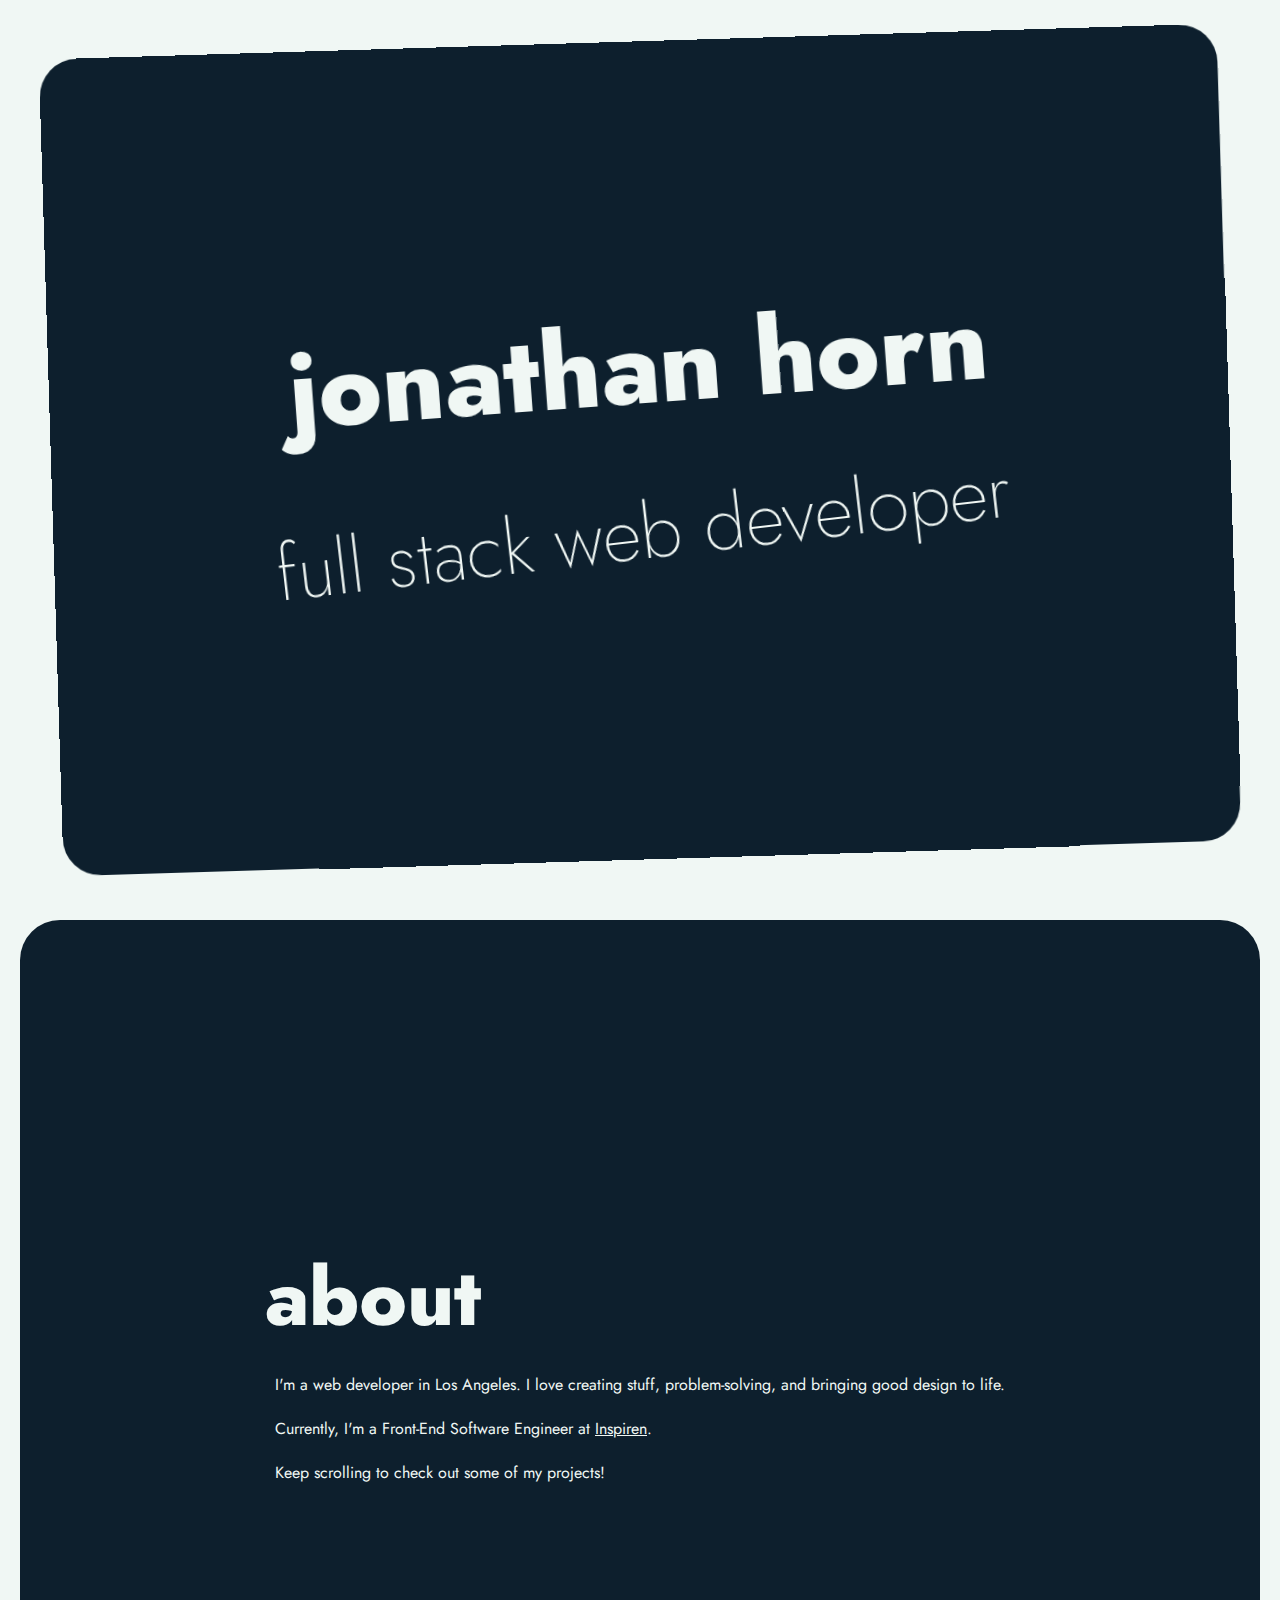
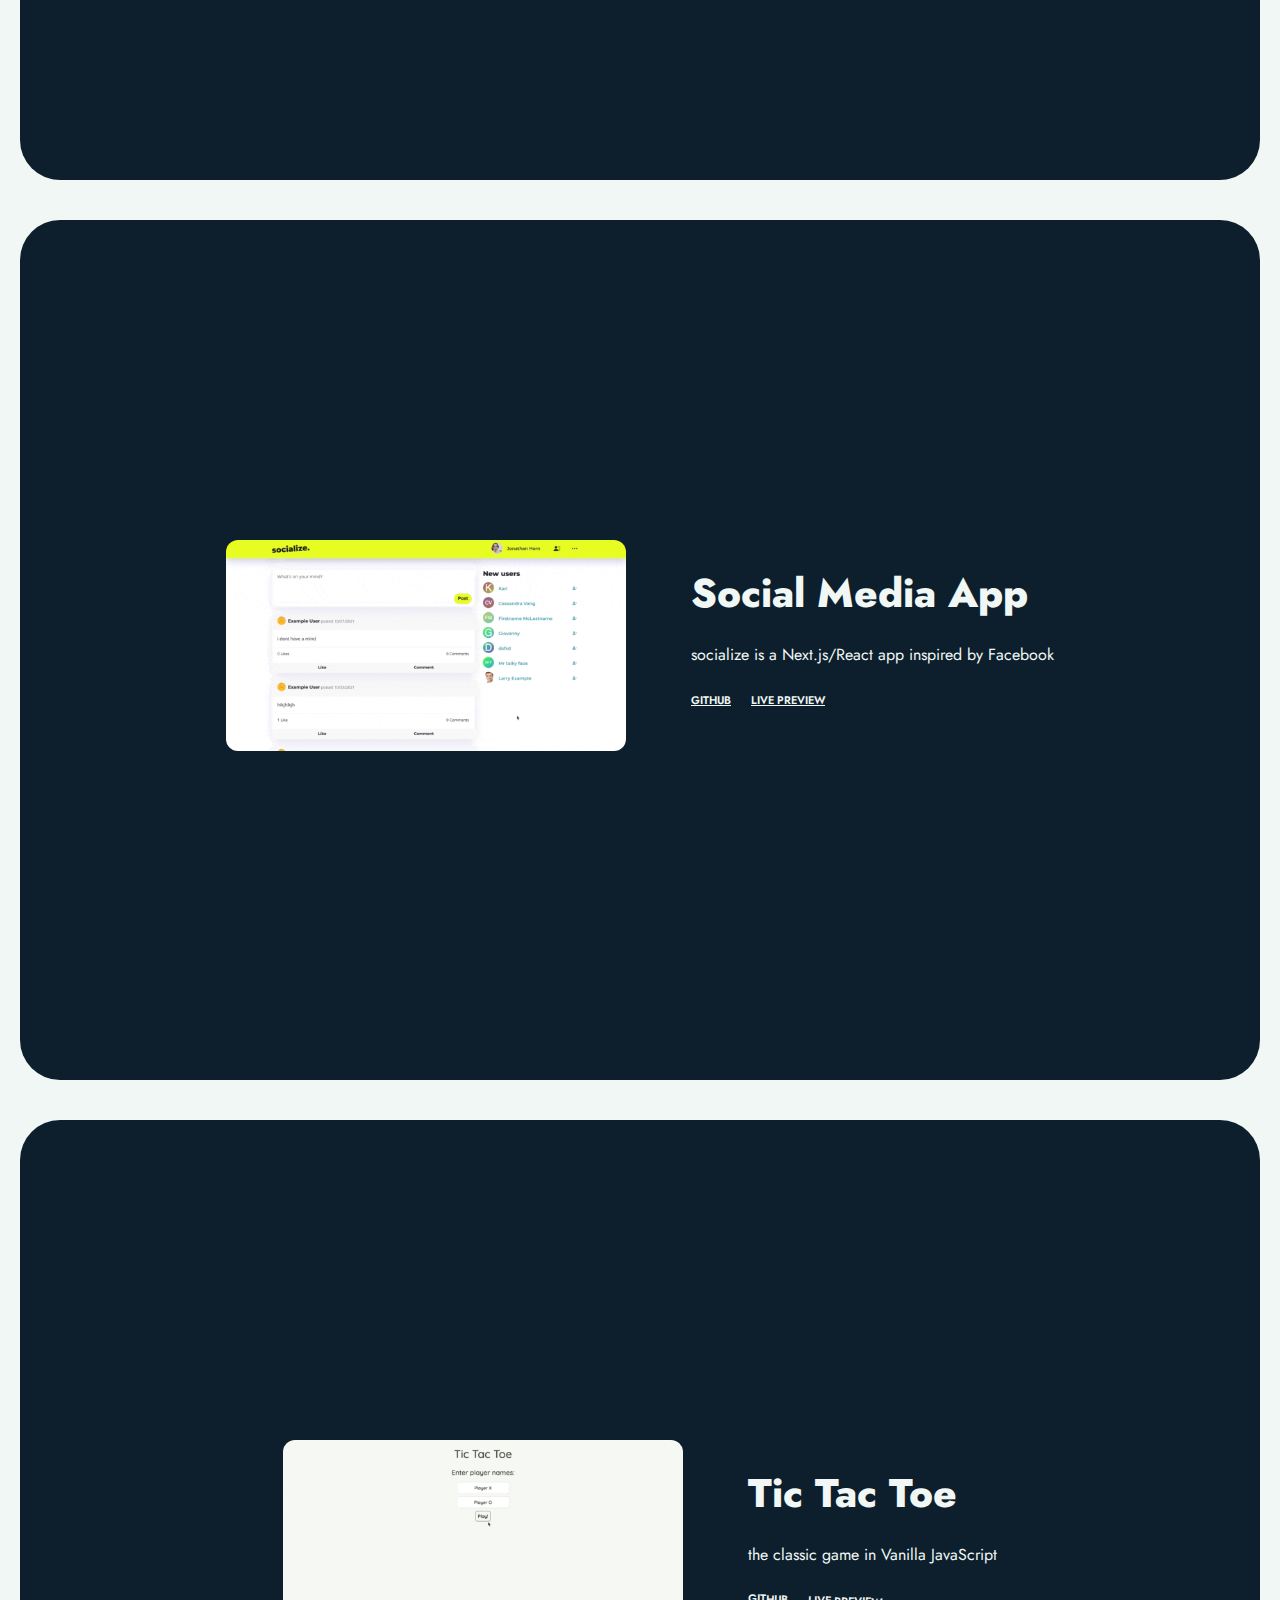
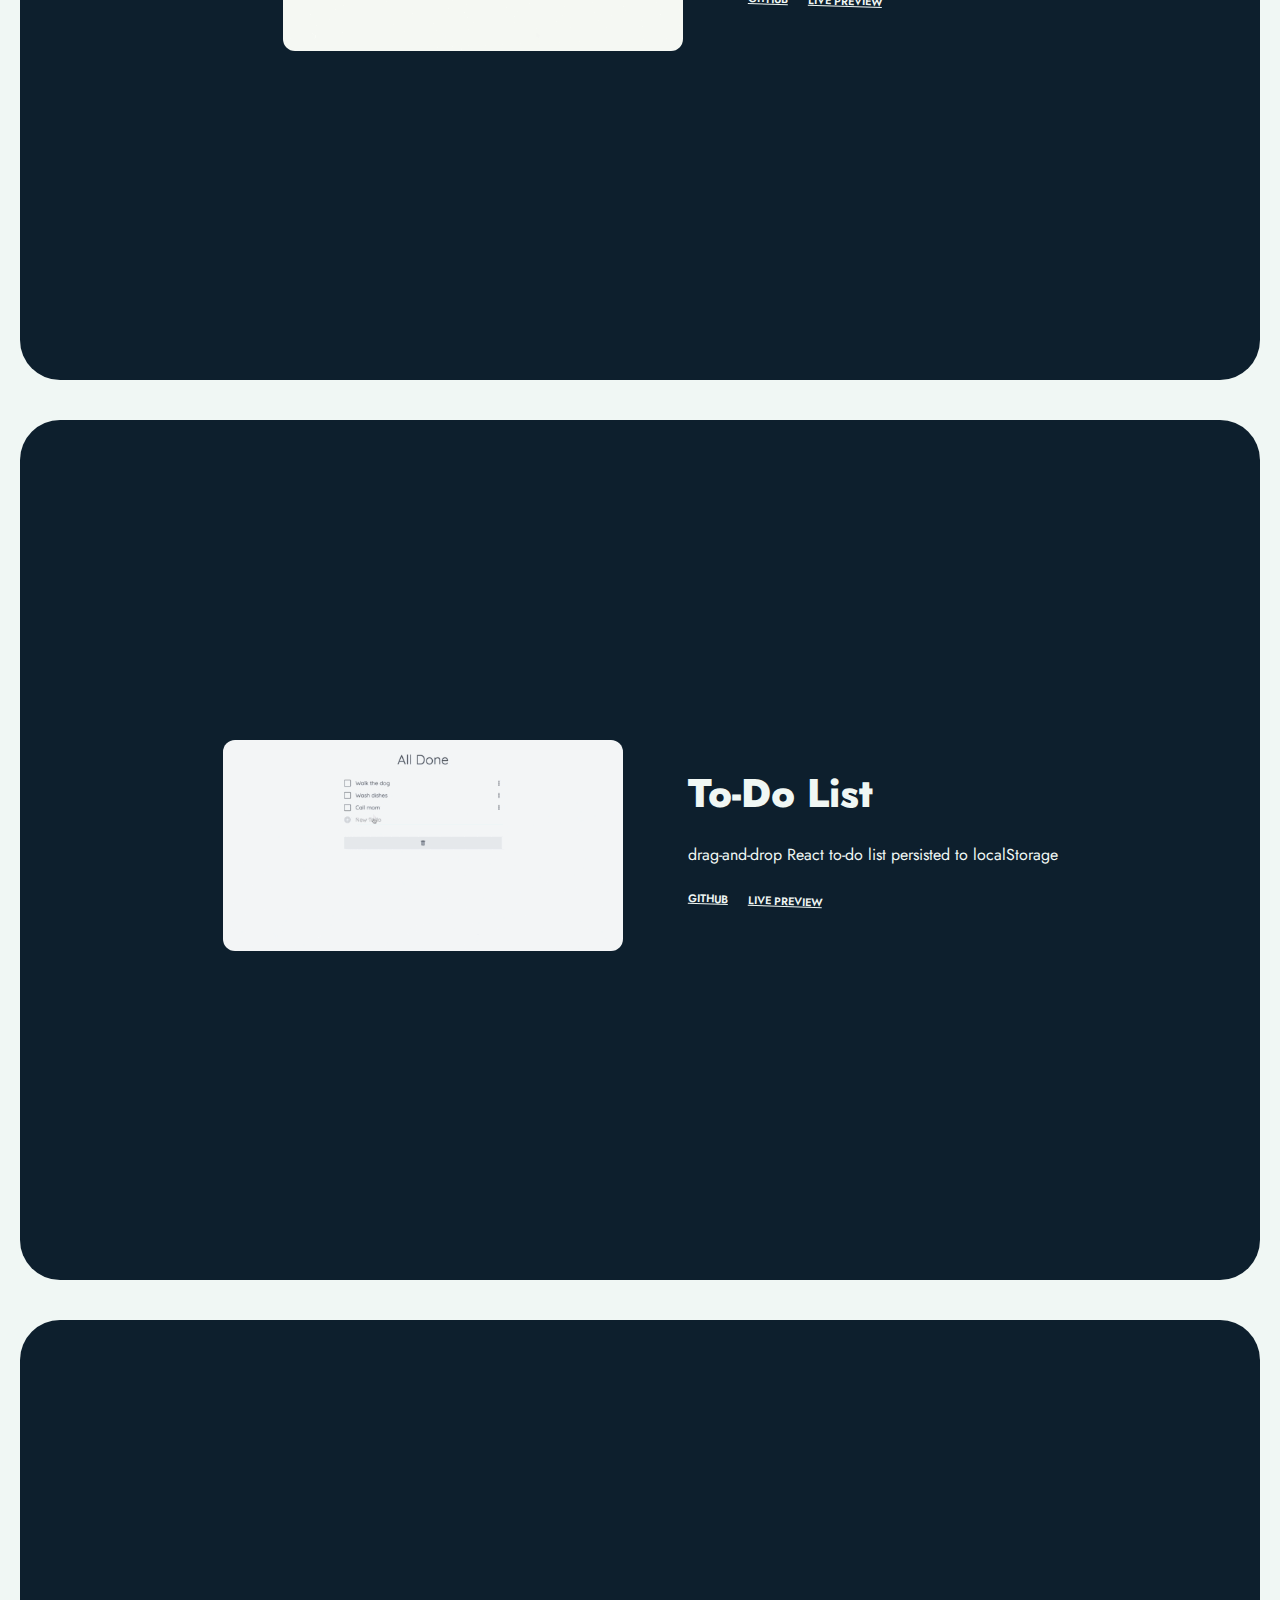
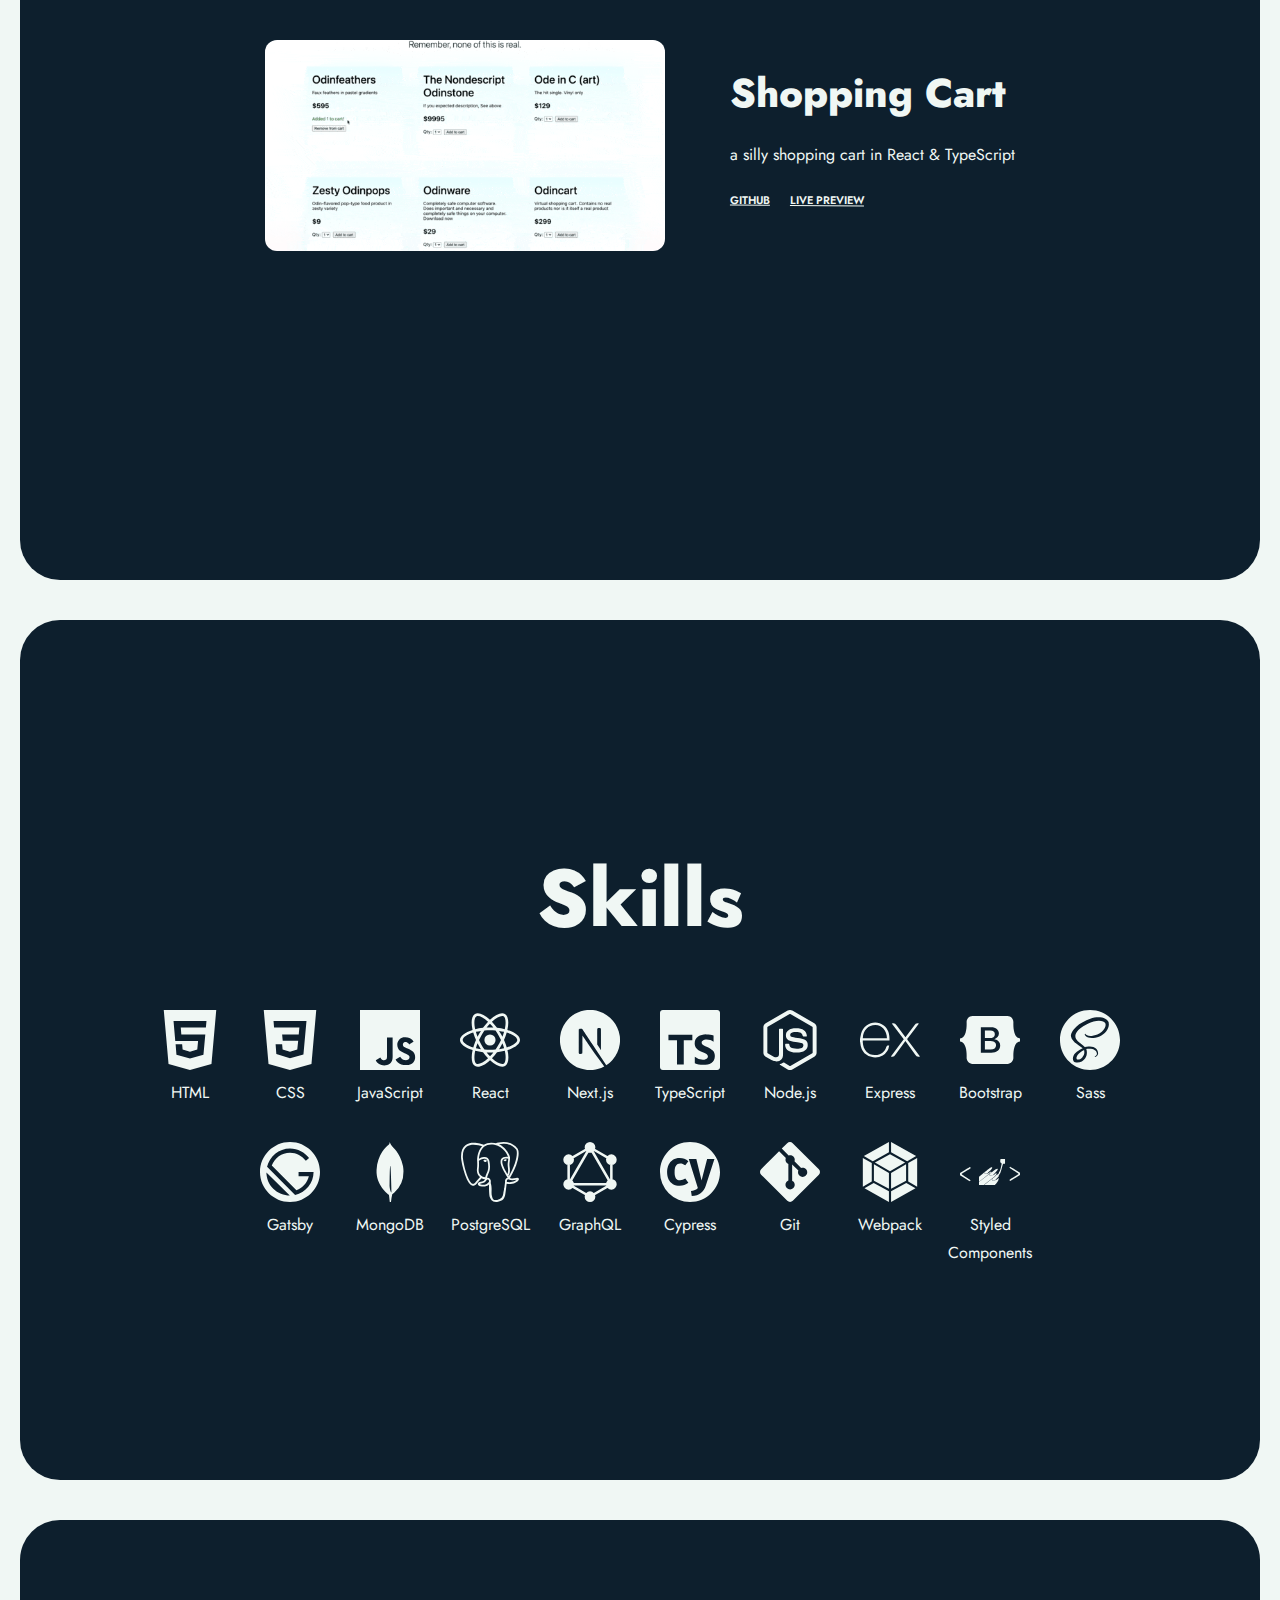
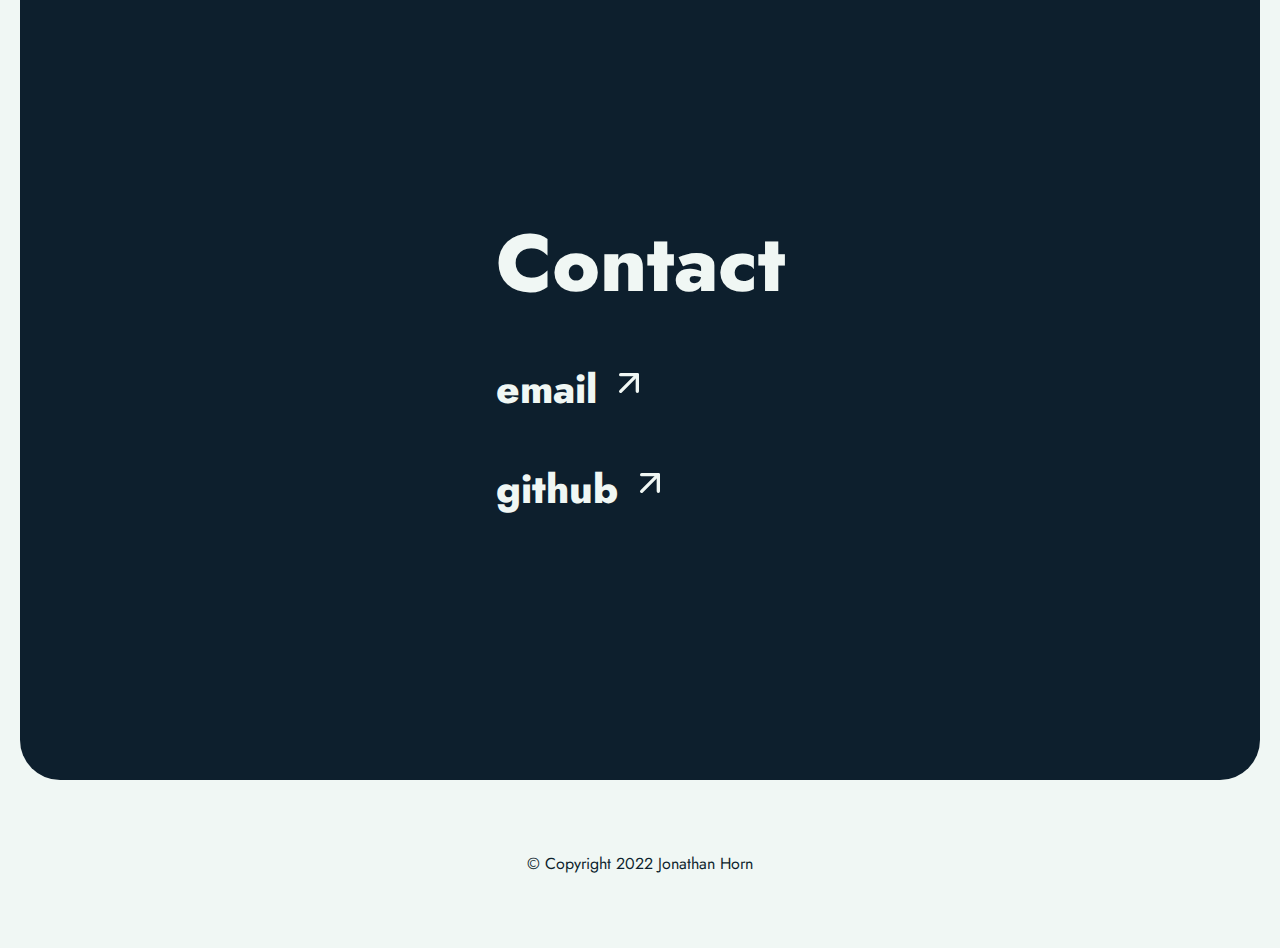
<file: index.html>
<!DOCTYPE html><html><head><meta charSet="utf-8"/><meta http-equiv="x-ua-compatible" content="ie=edge"/><meta name="viewport" content="width=device-width, initial-scale=1, shrink-to-fit=no"/><style data-href="/styles.00df7c0411739d09e7a4.css" data-identity="gatsby-global-css">@font-face{font-display:swap;font-family:Jost;font-style:normal;font-weight:200;src:url([data-uri]) format("woff2"),url(/static/jost-all-200-normal-b57de9da9712fd3cf294cf6e8dcd5d53.woff) format("woff");unicode-range:U+0400-045f,U+0490-0491,U+04b0-04b1,U+2116}@font-face{font-display:swap;font-family:Jost;font-style:normal;font-weight:200;src:url([data-uri]) format("woff2"),url(/static/jost-all-200-normal-b57de9da9712fd3cf294cf6e8dcd5d53.woff) format("woff");unicode-range:U+0100-024f,U+0259,U+1e??,U+2020,U+20a0-20ab,U+20ad-20cf,U+2113,U+2c60-2c7f,U+a720-a7ff}@font-face{font-display:swap;font-family:Jost;font-style:normal;font-weight:200;src:url([data-uri]) format("woff2"),url(/static/jost-all-200-normal-b57de9da9712fd3cf294cf6e8dcd5d53.woff) format("woff");unicode-range:U+00??,U+0131,U+0152-0153,U+02bb-02bc,U+02c6,U+02da,U+02dc,U+2000-206f,U+2074,U+20ac,U+2122,U+2191,U+2193,U+2212,U+2215,U+feff,U+fffd}@font-face{font-display:swap;font-family:Jost;font-style:normal;font-weight:400;src:url([data-uri]) format("woff2"),url(/static/jost-all-400-normal-29e8bc3cf76cfbff0e20e6bc2116bdf8.woff) format("woff");unicode-range:U+0400-045f,U+0490-0491,U+04b0-04b1,U+2116}@font-face{font-display:swap;font-family:Jost;font-style:normal;font-weight:400;src:url([data-uri]) format("woff2"),url(/static/jost-all-400-normal-29e8bc3cf76cfbff0e20e6bc2116bdf8.woff) format("woff");unicode-range:U+0100-024f,U+0259,U+1e??,U+2020,U+20a0-20ab,U+20ad-20cf,U+2113,U+2c60-2c7f,U+a720-a7ff}@font-face{font-display:swap;font-family:Jost;font-style:normal;font-weight:400;src:url([data-uri]) format("woff2"),url(/static/jost-all-400-normal-29e8bc3cf76cfbff0e20e6bc2116bdf8.woff) format("woff");unicode-range:U+00??,U+0131,U+0152-0153,U+02bb-02bc,U+02c6,U+02da,U+02dc,U+2000-206f,U+2074,U+20ac,U+2122,U+2191,U+2193,U+2212,U+2215,U+feff,U+fffd}@font-face{font-display:swap;font-family:Jost;font-style:normal;font-weight:600;src:url([data-uri]) format("woff2"),url(/static/jost-all-600-normal-21217b18fd706e310700c889dc4703a7.woff) format("woff");unicode-range:U+0400-045f,U+0490-0491,U+04b0-04b1,U+2116}@font-face{font-display:swap;font-family:Jost;font-style:normal;font-weight:600;src:url([data-uri]) format("woff2"),url(/static/jost-all-600-normal-21217b18fd706e310700c889dc4703a7.woff) format("woff");unicode-range:U+0100-024f,U+0259,U+1e??,U+2020,U+20a0-20ab,U+20ad-20cf,U+2113,U+2c60-2c7f,U+a720-a7ff}@font-face{font-display:swap;font-family:Jost;font-style:normal;font-weight:600;src:url(/static/jost-latin-600-normal-1bb1a42b584669d57be6e1c0a11a5664.woff2) format("woff2"),url(/static/jost-all-600-normal-21217b18fd706e310700c889dc4703a7.woff) format("woff");unicode-range:U+00??,U+0131,U+0152-0153,U+02bb-02bc,U+02c6,U+02da,U+02dc,U+2000-206f,U+2074,U+20ac,U+2122,U+2191,U+2193,U+2212,U+2215,U+feff,U+fffd}@font-face{font-display:swap;font-family:Jost;font-style:normal;font-weight:800;src:url([data-uri]) format("woff2"),url(/static/jost-all-800-normal-53111f208d0cefa541b74f6ec25763b0.woff) format("woff");unicode-range:U+0400-045f,U+0490-0491,U+04b0-04b1,U+2116}@font-face{font-display:swap;font-family:Jost;font-style:normal;font-weight:800;src:url([data-uri]) format("woff2"),url(/static/jost-all-800-normal-53111f208d0cefa541b74f6ec25763b0.woff) format("woff");unicode-range:U+0100-024f,U+0259,U+1e??,U+2020,U+20a0-20ab,U+20ad-20cf,U+2113,U+2c60-2c7f,U+a720-a7ff}@font-face{font-display:swap;font-family:Jost;font-style:normal;font-weight:800;src:url([data-uri]) format("woff2"),url(/static/jost-all-800-normal-53111f208d0cefa541b74f6ec25763b0.woff) format("woff");unicode-range:U+00??,U+0131,U+0152-0153,U+02bb-02bc,U+02c6,U+02da,U+02dc,U+2000-206f,U+2074,U+20ac,U+2122,U+2191,U+2193,U+2212,U+2215,U+feff,U+fffd}</style><meta name="generator" content="Gatsby 4.4.0"/><style data-styled="" data-styled-version="5.3.3">html,body,div,span,applet,object,iframe,h1,h2,h3,h4,h5,h6,p,blockquote,pre,a,abbr,acronym,address,big,cite,code,del,dfn,em,img,ins,kbd,q,s,samp,small,strike,strong,sub,sup,tt,var,b,u,i,center,dl,dt,dd,menu,ol,ul,li,fieldset,form,label,legend,table,caption,tbody,tfoot,thead,tr,th,td,article,aside,canvas,details,embed,figure,figcaption,footer,header,hgroup,main,menu,nav,output,ruby,section,summary,time,mark,audio,video{margin:0;padding:0;border:0;font-size:100%;font:inherit;vertical-align:baseline;}/*!sc*/
article,aside,details,figcaption,figure,footer,header,hgroup,main,menu,nav,section{display:block;}/*!sc*/
*[hidden]{display:none;}/*!sc*/
body{line-height:1;}/*!sc*/
menu,ol,ul{list-style:none;}/*!sc*/
blockquote,q{quotes:none;}/*!sc*/
blockquote:before,blockquote:after,q:before,q:after{content:'';content:none;}/*!sc*/
table{border-collapse:collapse;border-spacing:0;}/*!sc*/
*,*:before,*:after{box-sizing:border-box;}/*!sc*/
html{box-sizing:border-box;font-size:100%;}/*!sc*/
body{background:#F0F7F4;color:#F0F7F4;font-family:'Jost',sans-serif;font-weight:400;line-height:1.75;}/*!sc*/
p{margin-bottom:1rem;}/*!sc*/
h1,h2,h3{margin:3rem 0 1.38rem;font-family:'Jost',sans-serif;line-height:1.3;font-weight:800;text-align:center;}/*!sc*/
h1{margin-top:0;font-size:4rem;}/*!sc*/
@media (min-width:576px){h1{font-size:5rem;}}/*!sc*/
@media (min-width:768px){h1{font-size:7rem;}}/*!sc*/
h2{font-size:3rem;}/*!sc*/
@media (min-width:768px){h2{font-size:5rem;}}/*!sc*/
h3{font-size:2rem;}/*!sc*/
@media (min-width:576px){h3{font-size:2.5rem;}}/*!sc*/
small,.text_small{font-size:0.7rem;}/*!sc*/
a{color:inherit;-webkit-text-decoration:underline;text-decoration:underline;}/*!sc*/
a:hover{color:#FCCA46;}/*!sc*/
::selection{background-color:#FCCA46;color:#0D1F2D;}/*!sc*/
data-styled.g2[id="sc-global-PpOlK1"]{content:"sc-global-PpOlK1,"}/*!sc*/
.cIHhe{color:#0D1F2D;margin-top:50px;margin-bottom:70px;text-align:center;font-size:0.8rem;}/*!sc*/
@media (min-width:576px){.cIHhe{font-size:1rem;}}/*!sc*/
data-styled.g3[id="Layout__Footer-sc-1syyn9a-0"]{content:"cIHhe,"}/*!sc*/
.fGRPXJ{font-variant-caps:all-small-caps;font-weight:600;}/*!sc*/
.jmuKpA{-webkit-text-decoration:none;text-decoration:none;}/*!sc*/
data-styled.g4[id="Link__StyledA-sc-1xzrgvb-0"]{content:"fGRPXJ,lblkbl,jmuKpA,"}/*!sc*/
.gspNfZ{width:100vw;min-height:100vh;padding:20px;}/*!sc*/
data-styled.g5[id="View__Container-sc-14gk1uf-0"]{content:"gspNfZ,"}/*!sc*/
.jAIhPF{width:100%;height:100%;min-height:calc(100vh - 40px);padding:35px;border-radius:30px;background-color:#0D1F2D;display:-webkit-box;display:-webkit-flex;display:-ms-flexbox;display:flex;-webkit-align-items:center;-webkit-box-align:center;-ms-flex-align:center;align-items:center;-webkit-box-pack:center;-webkit-justify-content:center;-ms-flex-pack:center;justify-content:center;}/*!sc*/
@media (min-width:576px){.jAIhPF{padding:60px;border-radius:35px;}}/*!sc*/
@media (min-width:768px){.jAIhPF{padding:100px;border-radius:40px;}}/*!sc*/
data-styled.g6[id="View__Box-sc-14gk1uf-1"]{content:"jAIhPF,"}/*!sc*/
.hMAnBL{display:-webkit-box;display:-webkit-flex;display:-ms-flexbox;display:flex;-webkit-flex-direction:column;-ms-flex-direction:column;flex-direction:column;-webkit-align-items:center;-webkit-box-align:center;-ms-flex-align:center;align-items:center;}/*!sc*/
@media (min-width:992px){.hMAnBL{-webkit-flex-direction:row-reverse;-ms-flex-direction:row-reverse;flex-direction:row-reverse;}}/*!sc*/
data-styled.g8[id="ProjectView__Container-sc-m99u5k-0"]{content:"hMAnBL,"}/*!sc*/
.fixnjR{margin-bottom:40px;display:-webkit-box;display:-webkit-flex;display:-ms-flexbox;display:flex;-webkit-flex-direction:column;-ms-flex-direction:column;flex-direction:column;-webkit-align-items:center;-webkit-box-align:center;-ms-flex-align:center;align-items:center;}/*!sc*/
@media (min-width:576px){.fixnjR{margin-bottom:50px;}}/*!sc*/
@media (min-width:992px){.fixnjR{margin-bottom:20px;margin-left:50px;-webkit-align-items:flex-start;-webkit-box-align:flex-start;-ms-flex-align:flex-start;align-items:flex-start;}}/*!sc*/
@media (min-width:1200px){.fixnjR{margin-left:65px;}}/*!sc*/
.fixnjR h3{margin-top:0;}/*!sc*/
data-styled.g9[id="ProjectView__Content-sc-m99u5k-1"]{content:"fixnjR,"}/*!sc*/
.gNXfoA{display:-webkit-box;display:-webkit-flex;display:-ms-flexbox;display:flex;-webkit-transform:rotate(-0.08532726616093633deg);-ms-transform:rotate(-0.08532726616093633deg);transform:rotate(-0.08532726616093633deg);}/*!sc*/
.gNXfoA div{margin-right:20px;}/*!sc*/
.gNXfoA div:last-child{margin-right:0;}/*!sc*/
.dEGxfM{display:-webkit-box;display:-webkit-flex;display:-ms-flexbox;display:flex;-webkit-transform:rotate(1.6260751598065077deg);-ms-transform:rotate(1.6260751598065077deg);transform:rotate(1.6260751598065077deg);}/*!sc*/
.dEGxfM div{margin-right:20px;}/*!sc*/
.dEGxfM div:last-child{margin-right:0;}/*!sc*/
.csPlQz{display:-webkit-box;display:-webkit-flex;display:-ms-flexbox;display:flex;-webkit-transform:rotate(1.9919108225660977deg);-ms-transform:rotate(1.9919108225660977deg);transform:rotate(1.9919108225660977deg);}/*!sc*/
.csPlQz div{margin-right:20px;}/*!sc*/
.csPlQz div:last-child{margin-right:0;}/*!sc*/
.bEBIef{display:-webkit-box;display:-webkit-flex;display:-ms-flexbox;display:flex;-webkit-transform:rotate(0.4052045795647343deg);-ms-transform:rotate(0.4052045795647343deg);transform:rotate(0.4052045795647343deg);}/*!sc*/
.bEBIef div{margin-right:20px;}/*!sc*/
.bEBIef div:last-child{margin-right:0;}/*!sc*/
data-styled.g10[id="ProjectView__Links-sc-m99u5k-2"]{content:"gNXfoA,dEGxfM,csPlQz,bEBIef,"}/*!sc*/
.eAoGRN img{width:300px;border-radius:12px;}/*!sc*/
@media (min-width:576px){.eAoGRN img{width:400px;}}/*!sc*/
@media (min-width:992px){.eAoGRN img{width:300px;}}/*!sc*/
@media (min-width:1200px){.eAoGRN img{width:400px;}}/*!sc*/
data-styled.g11[id="ProjectView__Image-sc-m99u5k-3"]{content:"eAoGRN,"}/*!sc*/
.fAiFCg{font-weight:200;}/*!sc*/
data-styled.g12[id="LandingView__Subtitle-sc-1h4j7me-0"]{content:"fAiFCg,"}/*!sc*/
.jnjkla{text-align:center;margin-bottom:40px;}/*!sc*/
@media (min-width:768px){.jnjkla{margin-bottom:60px;}}/*!sc*/
data-styled.g13[id="SkillsView__Title-sc-qc25bg-0"]{content:"jnjkla,"}/*!sc*/
.eLhqWX{display:-webkit-box;display:-webkit-flex;display:-ms-flexbox;display:flex;-webkit-flex-wrap:wrap;-ms-flex-wrap:wrap;flex-wrap:wrap;-webkit-box-pack:center;-webkit-justify-content:center;-ms-flex-pack:center;justify-content:center;}/*!sc*/
data-styled.g14[id="SkillsView__SkillsContainer-sc-qc25bg-1"]{content:"eLhqWX,"}/*!sc*/
.inRobx{display:-webkit-box;display:-webkit-flex;display:-ms-flexbox;display:flex;-webkit-flex-direction:column;-ms-flex-direction:column;flex-direction:column;-webkit-align-items:center;-webkit-box-align:center;-ms-flex-align:center;align-items:center;width:18vw;margin-bottom:25px;}/*!sc*/
@media (min-width:576px){.inRobx{width:100px;}}/*!sc*/
@media (min-width:768px){.inRobx{margin-bottom:35px;}}/*!sc*/
data-styled.g15[id="SkillsView__SkillBox-sc-qc25bg-2"]{content:"inRobx,"}/*!sc*/
.jZOIOB svg{fill:#F0F7F4;width:12vw;height:12vw;}/*!sc*/
@media (min-width:576px){.jZOIOB svg{width:60px;height:60px;}}/*!sc*/
data-styled.g16[id="SkillsView__IconContainer-sc-qc25bg-3"]{content:"jZOIOB,"}/*!sc*/
.jQsRJT{text-align:center;font-size:3vw;}/*!sc*/
@media (min-width:576px){.jQsRJT{font-size:1rem;}}/*!sc*/
data-styled.g17[id="SkillsView__IconName-sc-qc25bg-4"]{content:"jQsRJT,"}/*!sc*/
.cZCceJ{width:-webkit-fit-content;width:-moz-fit-content;width:fit-content;}/*!sc*/
data-styled.g18[id="pages__BioTitle-sc-us384k-0"]{content:"cZCceJ,"}/*!sc*/
.dpwTEb{margin:10px;max-width:800px;}/*!sc*/
data-styled.g19[id="pages__BioDiv-sc-us384k-1"]{content:"dpwTEb,"}/*!sc*/
</style><style>.gatsby-image-wrapper{position:relative;overflow:hidden}.gatsby-image-wrapper picture.object-fit-polyfill{position:static!important}.gatsby-image-wrapper img{bottom:0;height:100%;left:0;margin:0;max-width:none;padding:0;position:absolute;right:0;top:0;width:100%;object-fit:cover}.gatsby-image-wrapper [data-main-image]{opacity:0;transform:translateZ(0);transition:opacity .25s linear;will-change:opacity}.gatsby-image-wrapper-constrained{display:inline-block;vertical-align:top}</style><noscript><style>.gatsby-image-wrapper noscript [data-main-image]{opacity:1!important}.gatsby-image-wrapper [data-placeholder-image]{opacity:0!important}</style></noscript><script type="module">const e="undefined"!=typeof HTMLImageElement&&"loading"in HTMLImageElement.prototype;e&&document.body.addEventListener("load",(function(e){if(void 0===e.target.dataset.mainImage)return;if(void 0===e.target.dataset.gatsbyImageSsr)return;const t=e.target;let a=null,n=t;for(;null===a&&n;)void 0!==n.parentNode.dataset.gatsbyImageWrapper&&(a=n.parentNode),n=n.parentNode;const o=a.querySelector("[data-placeholder-image]"),r=new Image;r.src=t.currentSrc,r.decode().catch((()=>{})).then((()=>{t.style.opacity=1,o&&(o.style.opacity=0,o.style.transition="opacity 500ms linear")}))}),!0);</script><title data-react-helmet="true">Jonathan Horn | Full Stack Web Developer</title><link rel="sitemap" type="application/xml" href="/sitemap/sitemap-index.xml"/><link rel="icon" href="/favicon-32x32.png?v=497e580c5cb3d996793e2566eb25dad4" type="image/png"/><link rel="manifest" href="/manifest.webmanifest" crossorigin="anonymous"/><meta name="theme-color" content="#0D1F2D"/><link rel="apple-touch-icon" sizes="48x48" href="/icons/icon-48x48.png?v=497e580c5cb3d996793e2566eb25dad4"/><link rel="apple-touch-icon" sizes="72x72" href="/icons/icon-72x72.png?v=497e580c5cb3d996793e2566eb25dad4"/><link rel="apple-touch-icon" sizes="96x96" href="/icons/icon-96x96.png?v=497e580c5cb3d996793e2566eb25dad4"/><link rel="apple-touch-icon" sizes="144x144" href="/icons/icon-144x144.png?v=497e580c5cb3d996793e2566eb25dad4"/><link rel="apple-touch-icon" sizes="192x192" href="/icons/icon-192x192.png?v=497e580c5cb3d996793e2566eb25dad4"/><link rel="apple-touch-icon" sizes="256x256" href="/icons/icon-256x256.png?v=497e580c5cb3d996793e2566eb25dad4"/><link rel="apple-touch-icon" sizes="384x384" href="/icons/icon-384x384.png?v=497e580c5cb3d996793e2566eb25dad4"/><link rel="apple-touch-icon" sizes="512x512" href="/icons/icon-512x512.png?v=497e580c5cb3d996793e2566eb25dad4"/><link rel="preconnect" href="https://www.googletagmanager.com"/><link rel="dns-prefetch" href="https://www.googletagmanager.com"/><link as="script" rel="preload" href="/webpack-runtime-e600a44b1a09215772a4.js"/><link as="script" rel="preload" href="/framework-4ff74c0da5281d1854ab.js"/><link as="script" rel="preload" href="/app-38cbb11aacf6886e9c9d.js"/><link as="script" rel="preload" href="/255559b1-f48b45986a77173e74ca.js"/><link as="script" rel="preload" href="/5e2a4920-01e5e481743cba36a2e3.js"/><link as="script" rel="preload" href="/commons-5ef5f75ab71f23dfe57b.js"/><link as="script" rel="preload" href="/component---src-pages-index-tsx-ca92eb697d79923e63ee.js"/><link as="fetch" rel="preload" href="/page-data/index/page-data.json" crossorigin="anonymous"/><link as="fetch" rel="preload" href="/page-data/sq/d/2540932521.json" crossorigin="anonymous"/><link as="fetch" rel="preload" href="/page-data/app-data.json" crossorigin="anonymous"/></head><body><div id="___gatsby"><div style="outline:none" tabindex="-1" id="gatsby-focus-wrapper"><header><div class="View__Container-sc-14gk1uf-0 gspNfZ"><div class="View__Box-sc-14gk1uf-1 jAIhPF" style="transform:none"><div><h1 style="transform:none">jonathan horn</h1><h2 class="LandingView__Subtitle-sc-1h4j7me-0 fAiFCg" style="transform:none">full stack web developer</h2></div></div></div></header><main><div class="View__Container-sc-14gk1uf-0 gspNfZ"><div class="View__Box-sc-14gk1uf-1 jAIhPF" style="transform:none"><div><h2 class="pages__BioTitle-sc-us384k-0 cZCceJ" style="transform:none">about</h2><div style="transform:none"><div class="pages__BioDiv-sc-us384k-1 dpwTEb"><p>I'm a web developer in Los Angeles. I love creating stuff, problem-solving, and bringing good design to life.</p>
<p>Currently, I'm a Front-End Software Engineer at <a href="https://inspiren.com">Inspiren</a>.</p>
<p>Keep scrolling to check out some of my projects!</p></div></div></div></div></div><div class="View__Container-sc-14gk1uf-0 gspNfZ"><div class="View__Box-sc-14gk1uf-1 jAIhPF" style="transform:none"><div><div class="ProjectView__Container-sc-m99u5k-0 hMAnBL"><div class="ProjectView__Content-sc-m99u5k-1 fixnjR"><h3 style="transform:none">Social Media App</h3><div style="transform:none"><div><p>socialize is a Next.js/React app inspired by Facebook</p></div></div><div class="ProjectView__Links-sc-m99u5k-2 gNXfoA"><div style="transform:none"><div style="width:fit-content;height:fit-content"><a href="https://github.com/jjjjonathan/socialize" target="_blank" class="Link__StyledA-sc-1xzrgvb-0 fGRPXJ">Github</a></div></div><div style="transform:none"><div style="width:fit-content;height:fit-content"><a href="https://socialize-now.vercel.app" target="_blank" class="Link__StyledA-sc-1xzrgvb-0 fGRPXJ">Live Preview</a></div></div></div></div><div class="ProjectView__Image-sc-m99u5k-3 eAoGRN"><div style="width:fit-content;height:fit-content"><a href="https://socialize-now.vercel.app" target="_blank" class="Link__StyledA-sc-1xzrgvb-0 lblkbl"><img src="./gifs/socialize.gif" alt="Preview of Social Media App"/></a></div></div></div></div></div></div><div class="View__Container-sc-14gk1uf-0 gspNfZ"><div class="View__Box-sc-14gk1uf-1 jAIhPF" style="transform:none"><div><div class="ProjectView__Container-sc-m99u5k-0 hMAnBL"><div class="ProjectView__Content-sc-m99u5k-1 fixnjR"><h3 style="transform:none">Tic Tac Toe</h3><div style="transform:none"><div><p>the classic game in Vanilla JavaScript</p></div></div><div class="ProjectView__Links-sc-m99u5k-2 dEGxfM"><div style="transform:none"><div style="width:fit-content;height:fit-content"><a href="https://github.com/jjjjonathan/odin-tic-tac-toe" target="_blank" class="Link__StyledA-sc-1xzrgvb-0 fGRPXJ">Github</a></div></div><div style="transform:none"><div style="width:fit-content;height:fit-content"><a href="https://jjjjonathan.github.io/odin-tic-tac-toe/" target="_blank" class="Link__StyledA-sc-1xzrgvb-0 fGRPXJ">Live Preview</a></div></div></div></div><div class="ProjectView__Image-sc-m99u5k-3 eAoGRN"><div style="width:fit-content;height:fit-content"><a href="https://jjjjonathan.github.io/odin-tic-tac-toe/" target="_blank" class="Link__StyledA-sc-1xzrgvb-0 lblkbl"><img src="./gifs/tictactoe.gif" alt="Preview of Tic Tac Toe"/></a></div></div></div></div></div></div><div class="View__Container-sc-14gk1uf-0 gspNfZ"><div class="View__Box-sc-14gk1uf-1 jAIhPF" style="transform:none"><div><div class="ProjectView__Container-sc-m99u5k-0 hMAnBL"><div class="ProjectView__Content-sc-m99u5k-1 fixnjR"><h3 style="transform:none">To-Do List</h3><div style="transform:none"><div><p>drag-and-drop React to-do list persisted to localStorage</p></div></div><div class="ProjectView__Links-sc-m99u5k-2 csPlQz"><div style="transform:none"><div style="width:fit-content;height:fit-content"><a href="https://github.com/jjjjonathan/all-done" target="_blank" class="Link__StyledA-sc-1xzrgvb-0 fGRPXJ">Github</a></div></div><div style="transform:none"><div style="width:fit-content;height:fit-content"><a href="https://jjjjonathan.github.io/all-done/" target="_blank" class="Link__StyledA-sc-1xzrgvb-0 fGRPXJ">Live Preview</a></div></div></div></div><div class="ProjectView__Image-sc-m99u5k-3 eAoGRN"><div style="width:fit-content;height:fit-content"><a href="https://jjjjonathan.github.io/all-done/" target="_blank" class="Link__StyledA-sc-1xzrgvb-0 lblkbl"><img src="./gifs/alldone.gif" alt="Preview of To-Do List"/></a></div></div></div></div></div></div><div class="View__Container-sc-14gk1uf-0 gspNfZ"><div class="View__Box-sc-14gk1uf-1 jAIhPF" style="transform:none"><div><div class="ProjectView__Container-sc-m99u5k-0 hMAnBL"><div class="ProjectView__Content-sc-m99u5k-1 fixnjR"><h3 style="transform:none">Shopping Cart</h3><div style="transform:none"><div><p>a silly shopping cart in React &#x26; TypeScript</p></div></div><div class="ProjectView__Links-sc-m99u5k-2 bEBIef"><div style="transform:none"><div style="width:fit-content;height:fit-content"><a href="https://github.com/jjjjonathan/odin-cart" target="_blank" class="Link__StyledA-sc-1xzrgvb-0 fGRPXJ">Github</a></div></div><div style="transform:none"><div style="width:fit-content;height:fit-content"><a href="https://jjjjonathan.github.io/odin-cart/" target="_blank" class="Link__StyledA-sc-1xzrgvb-0 fGRPXJ">Live Preview</a></div></div></div></div><div class="ProjectView__Image-sc-m99u5k-3 eAoGRN"><div style="width:fit-content;height:fit-content"><a href="https://jjjjonathan.github.io/odin-cart/" target="_blank" class="Link__StyledA-sc-1xzrgvb-0 lblkbl"><img src="./gifs/odincart.gif" alt="Preview of Shopping Cart"/></a></div></div></div></div></div></div><div class="View__Container-sc-14gk1uf-0 gspNfZ"><div class="View__Box-sc-14gk1uf-1 jAIhPF" style="transform:none"><div><div class="SkillsView__Title-sc-qc25bg-0 jnjkla"><h2 style="transform:none">Skills</h2></div><div class="SkillsView__SkillsContainer-sc-qc25bg-1 eLhqWX"><div class="SkillsView__SkillBox-sc-qc25bg-2 inRobx" style="transform:none"><div class="SkillsView__IconContainer-sc-qc25bg-3 jZOIOB"><svg role="img" viewBox="0 0 24 24" xmlns="http://www.w3.org/2000/svg"><title>HTML5</title><path d="M1.5 0h21l-1.91 21.563L11.977 24l-8.564-2.438L1.5 0zm7.031 9.75l-.232-2.718 10.059.003.23-2.622L5.412 4.41l.698 8.01h9.126l-.326 3.426-2.91.804-2.955-.81-.188-2.11H6.248l.33 4.171L12 19.351l5.379-1.443.744-8.157H8.531z"/></svg></div><div class="SkillsView__IconName-sc-qc25bg-4 jQsRJT">HTML</div></div><div class="SkillsView__SkillBox-sc-qc25bg-2 inRobx" style="transform:none"><div class="SkillsView__IconContainer-sc-qc25bg-3 jZOIOB"><svg role="img" viewBox="0 0 24 24" xmlns="http://www.w3.org/2000/svg"><title>CSS3</title><path d="M1.5 0h21l-1.91 21.563L11.977 24l-8.565-2.438L1.5 0zm17.09 4.413L5.41 4.41l.213 2.622 10.125.002-.255 2.716h-6.64l.24 2.573h6.182l-.366 3.523-2.91.804-2.956-.81-.188-2.11h-2.61l.29 3.855L12 19.288l5.373-1.53L18.59 4.414z"/></svg></div><div class="SkillsView__IconName-sc-qc25bg-4 jQsRJT">CSS</div></div><div class="SkillsView__SkillBox-sc-qc25bg-2 inRobx" style="transform:none"><div class="SkillsView__IconContainer-sc-qc25bg-3 jZOIOB"><svg role="img" viewBox="0 0 24 24" xmlns="http://www.w3.org/2000/svg"><title>JavaScript</title><path d="M0 0h24v24H0V0zm22.034 18.276c-.175-1.095-.888-2.015-3.003-2.873-.736-.345-1.554-.585-1.797-1.14-.091-.33-.105-.51-.046-.705.15-.646.915-.84 1.515-.66.39.12.75.42.976.9 1.034-.676 1.034-.676 1.755-1.125-.27-.42-.404-.601-.586-.78-.63-.705-1.469-1.065-2.834-1.034l-.705.089c-.676.165-1.32.525-1.71 1.005-1.14 1.291-.811 3.541.569 4.471 1.365 1.02 3.361 1.244 3.616 2.205.24 1.17-.87 1.545-1.966 1.41-.811-.18-1.26-.586-1.755-1.336l-1.83 1.051c.21.48.45.689.81 1.109 1.74 1.756 6.09 1.666 6.871-1.004.029-.09.24-.705.074-1.65l.046.067zm-8.983-7.245h-2.248c0 1.938-.009 3.864-.009 5.805 0 1.232.063 2.363-.138 2.711-.33.689-1.18.601-1.566.48-.396-.196-.597-.466-.83-.855-.063-.105-.11-.196-.127-.196l-1.825 1.125c.305.63.75 1.172 1.324 1.517.855.51 2.004.675 3.207.405.783-.226 1.458-.691 1.811-1.411.51-.93.402-2.07.397-3.346.012-2.054 0-4.109 0-6.179l.004-.056z"/></svg></div><div class="SkillsView__IconName-sc-qc25bg-4 jQsRJT">JavaScript</div></div><div class="SkillsView__SkillBox-sc-qc25bg-2 inRobx" style="transform:none"><div class="SkillsView__IconContainer-sc-qc25bg-3 jZOIOB"><svg role="img" viewBox="0 0 24 24" xmlns="http://www.w3.org/2000/svg"><title>React</title><path d="M14.23 12.004a2.236 2.236 0 0 1-2.235 2.236 2.236 2.236 0 0 1-2.236-2.236 2.236 2.236 0 0 1 2.235-2.236 2.236 2.236 0 0 1 2.236 2.236zm2.648-10.69c-1.346 0-3.107.96-4.888 2.622-1.78-1.653-3.542-2.602-4.887-2.602-.41 0-.783.093-1.106.278-1.375.793-1.683 3.264-.973 6.365C1.98 8.917 0 10.42 0 12.004c0 1.59 1.99 3.097 5.043 4.03-.704 3.113-.39 5.588.988 6.38.32.187.69.275 1.102.275 1.345 0 3.107-.96 4.888-2.624 1.78 1.654 3.542 2.603 4.887 2.603.41 0 .783-.09 1.106-.275 1.374-.792 1.683-3.263.973-6.365C22.02 15.096 24 13.59 24 12.004c0-1.59-1.99-3.097-5.043-4.032.704-3.11.39-5.587-.988-6.38-.318-.184-.688-.277-1.092-.278zm-.005 1.09v.006c.225 0 .406.044.558.127.666.382.955 1.835.73 3.704-.054.46-.142.945-.25 1.44-.96-.236-2.006-.417-3.107-.534-.66-.905-1.345-1.727-2.035-2.447 1.592-1.48 3.087-2.292 4.105-2.295zm-9.77.02c1.012 0 2.514.808 4.11 2.28-.686.72-1.37 1.537-2.02 2.442-1.107.117-2.154.298-3.113.538-.112-.49-.195-.964-.254-1.42-.23-1.868.054-3.32.714-3.707.19-.09.4-.127.563-.132zm4.882 3.05c.455.468.91.992 1.36 1.564-.44-.02-.89-.034-1.345-.034-.46 0-.915.01-1.36.034.44-.572.895-1.096 1.345-1.565zM12 8.1c.74 0 1.477.034 2.202.093.406.582.802 1.203 1.183 1.86.372.64.71 1.29 1.018 1.946-.308.655-.646 1.31-1.013 1.95-.38.66-.773 1.288-1.18 1.87-.728.063-1.466.098-2.21.098-.74 0-1.477-.035-2.202-.093-.406-.582-.802-1.204-1.183-1.86-.372-.64-.71-1.29-1.018-1.946.303-.657.646-1.313 1.013-1.954.38-.66.773-1.286 1.18-1.868.728-.064 1.466-.098 2.21-.098zm-3.635.254c-.24.377-.48.763-.704 1.16-.225.39-.435.782-.635 1.174-.265-.656-.49-1.31-.676-1.947.64-.15 1.315-.283 2.015-.386zm7.26 0c.695.103 1.365.23 2.006.387-.18.632-.405 1.282-.66 1.933-.2-.39-.41-.783-.64-1.174-.225-.392-.465-.774-.705-1.146zm3.063.675c.484.15.944.317 1.375.498 1.732.74 2.852 1.708 2.852 2.476-.005.768-1.125 1.74-2.857 2.475-.42.18-.88.342-1.355.493-.28-.958-.646-1.956-1.1-2.98.45-1.017.81-2.01 1.085-2.964zm-13.395.004c.278.96.645 1.957 1.1 2.98-.45 1.017-.812 2.01-1.086 2.964-.484-.15-.944-.318-1.37-.5-1.732-.737-2.852-1.706-2.852-2.474 0-.768 1.12-1.742 2.852-2.476.42-.18.88-.342 1.356-.494zm11.678 4.28c.265.657.49 1.312.676 1.948-.64.157-1.316.29-2.016.39.24-.375.48-.762.705-1.158.225-.39.435-.788.636-1.18zm-9.945.02c.2.392.41.783.64 1.175.23.39.465.772.705 1.143-.695-.102-1.365-.23-2.006-.386.18-.63.406-1.282.66-1.933zM17.92 16.32c.112.493.2.968.254 1.423.23 1.868-.054 3.32-.714 3.708-.147.09-.338.128-.563.128-1.012 0-2.514-.807-4.11-2.28.686-.72 1.37-1.536 2.02-2.44 1.107-.118 2.154-.3 3.113-.54zm-11.83.01c.96.234 2.006.415 3.107.532.66.905 1.345 1.727 2.035 2.446-1.595 1.483-3.092 2.295-4.11 2.295-.22-.005-.406-.05-.553-.132-.666-.38-.955-1.834-.73-3.703.054-.46.142-.944.25-1.438zm4.56.64c.44.02.89.034 1.345.034.46 0 .915-.01 1.36-.034-.44.572-.895 1.095-1.345 1.565-.455-.47-.91-.993-1.36-1.565z"/></svg></div><div class="SkillsView__IconName-sc-qc25bg-4 jQsRJT">React</div></div><div class="SkillsView__SkillBox-sc-qc25bg-2 inRobx" style="transform:none"><div class="SkillsView__IconContainer-sc-qc25bg-3 jZOIOB"><svg role="img" viewBox="0 0 24 24" xmlns="http://www.w3.org/2000/svg"><title>Next.js</title><path d="M11.5725 0c-.1763 0-.3098.0013-.3584.0067-.0516.0053-.2159.021-.3636.0328-3.4088.3073-6.6017 2.1463-8.624 4.9728C1.1004 6.584.3802 8.3666.1082 10.255c-.0962.659-.108.8537-.108 1.7474s.012 1.0884.108 1.7476c.652 4.506 3.8591 8.2919 8.2087 9.6945.7789.2511 1.6.4223 2.5337.5255.3636.04 1.9354.04 2.299 0 1.6117-.1783 2.9772-.577 4.3237-1.2643.2065-.1056.2464-.1337.2183-.1573-.0188-.0139-.8987-1.1938-1.9543-2.62l-1.919-2.592-2.4047-3.5583c-1.3231-1.9564-2.4117-3.556-2.4211-3.556-.0094-.0026-.0187 1.5787-.0235 3.509-.0067 3.3802-.0093 3.5162-.0516 3.596-.061.115-.108.1618-.2064.2134-.075.0374-.1408.0445-.495.0445h-.406l-.1078-.068a.4383.4383 0 01-.1572-.1712l-.0493-.1056.0053-4.703.0067-4.7054.0726-.0915c.0376-.0493.1174-.1125.1736-.143.0962-.047.1338-.0517.5396-.0517.4787 0 .5584.0187.6827.1547.0353.0377 1.3373 1.9987 2.895 4.3608a10760.433 10760.433 0 004.7344 7.1706l1.9002 2.8782.096-.0633c.8518-.5536 1.7525-1.3418 2.4657-2.1627 1.5179-1.7429 2.4963-3.868 2.8247-6.134.0961-.6591.1078-.854.1078-1.7475 0-.8937-.012-1.0884-.1078-1.7476-.6522-4.506-3.8592-8.2919-8.2087-9.6945-.7672-.2487-1.5836-.42-2.4985-.5232-.169-.0176-1.0835-.0366-1.6123-.037zm4.0685 7.217c.3473 0 .4082.0053.4857.047.1127.0562.204.1642.237.2767.0186.061.0234 1.3653.0186 4.3044l-.0067 4.2175-.7436-1.14-.7461-1.14v-3.066c0-1.982.0093-3.0963.0234-3.1502.0375-.1313.1196-.2346.2323-.2955.0961-.0494.1313-.054.4997-.054z"/></svg></div><div class="SkillsView__IconName-sc-qc25bg-4 jQsRJT">Next.js</div></div><div class="SkillsView__SkillBox-sc-qc25bg-2 inRobx" style="transform:none"><div class="SkillsView__IconContainer-sc-qc25bg-3 jZOIOB"><svg role="img" viewBox="0 0 24 24" xmlns="http://www.w3.org/2000/svg"><title>TypeScript</title><path d="M1.125 0C.502 0 0 .502 0 1.125v21.75C0 23.498.502 24 1.125 24h21.75c.623 0 1.125-.502 1.125-1.125V1.125C24 .502 23.498 0 22.875 0zm17.363 9.75c.612 0 1.154.037 1.627.111a6.38 6.38 0 0 1 1.306.34v2.458a3.95 3.95 0 0 0-.643-.361 5.093 5.093 0 0 0-.717-.26 5.453 5.453 0 0 0-1.426-.2c-.3 0-.573.028-.819.086a2.1 2.1 0 0 0-.623.242c-.17.104-.3.229-.393.374a.888.888 0 0 0-.14.49c0 .196.053.373.156.529.104.156.252.304.443.444s.423.276.696.41c.273.135.582.274.926.416.47.197.892.407 1.266.628.374.222.695.473.963.753.268.279.472.598.614.957.142.359.214.776.214 1.253 0 .657-.125 1.21-.373 1.656a3.033 3.033 0 0 1-1.012 1.085 4.38 4.38 0 0 1-1.487.596c-.566.12-1.163.18-1.79.18a9.916 9.916 0 0 1-1.84-.164 5.544 5.544 0 0 1-1.512-.493v-2.63a5.033 5.033 0 0 0 3.237 1.2c.333 0 .624-.03.872-.09.249-.06.456-.144.623-.25.166-.108.29-.234.373-.38a1.023 1.023 0 0 0-.074-1.089 2.12 2.12 0 0 0-.537-.5 5.597 5.597 0 0 0-.807-.444 27.72 27.72 0 0 0-1.007-.436c-.918-.383-1.602-.852-2.053-1.405-.45-.553-.676-1.222-.676-2.005 0-.614.123-1.141.369-1.582.246-.441.58-.804 1.004-1.089a4.494 4.494 0 0 1 1.47-.629 7.536 7.536 0 0 1 1.77-.201zm-15.113.188h9.563v2.166H9.506v9.646H6.789v-9.646H3.375z"/></svg></div><div class="SkillsView__IconName-sc-qc25bg-4 jQsRJT">TypeScript</div></div><div class="SkillsView__SkillBox-sc-qc25bg-2 inRobx" style="transform:none"><div class="SkillsView__IconContainer-sc-qc25bg-3 jZOIOB"><svg role="img" viewBox="0 0 24 24" xmlns="http://www.w3.org/2000/svg"><title>Node.js</title><path d="M11.998,24c-0.321,0-0.641-0.084-0.922-0.247l-2.936-1.737c-0.438-0.245-0.224-0.332-0.08-0.383 c0.585-0.203,0.703-0.25,1.328-0.604c0.065-0.037,0.151-0.023,0.218,0.017l2.256,1.339c0.082,0.045,0.197,0.045,0.272,0l8.795-5.076 c0.082-0.047,0.134-0.141,0.134-0.238V6.921c0-0.099-0.053-0.192-0.137-0.242l-8.791-5.072c-0.081-0.047-0.189-0.047-0.271,0 L3.075,6.68C2.99,6.729,2.936,6.825,2.936,6.921v10.15c0,0.097,0.054,0.189,0.139,0.235l2.409,1.392 c1.307,0.654,2.108-0.116,2.108-0.89V7.787c0-0.142,0.114-0.253,0.256-0.253h1.115c0.139,0,0.255,0.112,0.255,0.253v10.021 c0,1.745-0.95,2.745-2.604,2.745c-0.508,0-0.909,0-2.026-0.551L2.28,18.675c-0.57-0.329-0.922-0.945-0.922-1.604V6.921 c0-0.659,0.353-1.275,0.922-1.603l8.795-5.082c0.557-0.315,1.296-0.315,1.848,0l8.794,5.082c0.57,0.329,0.924,0.944,0.924,1.603 v10.15c0,0.659-0.354,1.273-0.924,1.604l-8.794,5.078C12.643,23.916,12.324,24,11.998,24z M19.099,13.993 c0-1.9-1.284-2.406-3.987-2.763c-2.731-0.361-3.009-0.548-3.009-1.187c0-0.528,0.235-1.233,2.258-1.233 c1.807,0,2.473,0.389,2.747,1.607c0.024,0.115,0.129,0.199,0.247,0.199h1.141c0.071,0,0.138-0.031,0.186-0.081 c0.048-0.054,0.074-0.123,0.067-0.196c-0.177-2.098-1.571-3.076-4.388-3.076c-2.508,0-4.004,1.058-4.004,2.833 c0,1.925,1.488,2.457,3.895,2.695c2.88,0.282,3.103,0.703,3.103,1.269c0,0.983-0.789,1.402-2.642,1.402 c-2.327,0-2.839-0.584-3.011-1.742c-0.02-0.124-0.126-0.215-0.253-0.215h-1.137c-0.141,0-0.254,0.112-0.254,0.253 c0,1.482,0.806,3.248,4.655,3.248C17.501,17.007,19.099,15.91,19.099,13.993z"/></svg></div><div class="SkillsView__IconName-sc-qc25bg-4 jQsRJT">Node.js</div></div><div class="SkillsView__SkillBox-sc-qc25bg-2 inRobx" style="transform:none"><div class="SkillsView__IconContainer-sc-qc25bg-3 jZOIOB"><svg role="img" viewBox="0 0 24 24" xmlns="http://www.w3.org/2000/svg"><title>Express</title><path d="M24 18.588a1.529 1.529 0 01-1.895-.72l-3.45-4.771-.5-.667-4.003 5.444a1.466 1.466 0 01-1.802.708l5.158-6.92-4.798-6.251a1.595 1.595 0 011.9.666l3.576 4.83 3.596-4.81a1.435 1.435 0 011.788-.668L21.708 7.9l-2.522 3.283a.666.666 0 000 .994l4.804 6.412zM.002 11.576l.42-2.075c1.154-4.103 5.858-5.81 9.094-3.27 1.895 1.489 2.368 3.597 2.275 5.973H1.116C.943 16.447 4.005 19.009 7.92 17.7a4.078 4.078 0 002.582-2.876c.207-.666.548-.78 1.174-.588a5.417 5.417 0 01-2.589 3.957 6.272 6.272 0 01-7.306-.933 6.575 6.575 0 01-1.64-3.858c0-.235-.08-.455-.134-.666A88.33 88.33 0 010 11.577zm1.127-.286h9.654c-.06-3.076-2.001-5.258-4.59-5.278-2.882-.04-4.944 2.094-5.071 5.264z"/></svg></div><div class="SkillsView__IconName-sc-qc25bg-4 jQsRJT">Express</div></div><div class="SkillsView__SkillBox-sc-qc25bg-2 inRobx" style="transform:none"><div class="SkillsView__IconContainer-sc-qc25bg-3 jZOIOB"><svg role="img" viewBox="0 0 24 24" xmlns="http://www.w3.org/2000/svg"><title>Bootstrap</title><path d="M11.77 11.24H9.956V8.202h2.152c1.17 0 1.834.522 1.834 1.466 0 1.008-.773 1.572-2.174 1.572zm.324 1.206H9.957v3.348h2.231c1.459 0 2.232-.585 2.232-1.685s-.795-1.663-2.326-1.663zM24 11.39v1.218c-1.128.108-1.817.944-2.226 2.268-.407 1.319-.463 2.937-.42 4.186.045 1.3-.968 2.5-2.337 2.5H4.985c-1.37 0-2.383-1.2-2.337-2.5.043-1.249-.013-2.867-.42-4.186-.41-1.324-1.1-2.16-2.228-2.268V11.39c1.128-.108 1.819-.944 2.227-2.268.408-1.319.464-2.937.42-4.186-.045-1.3.968-2.5 2.338-2.5h14.032c1.37 0 2.382 1.2 2.337 2.5-.043 1.249.013 2.867.42 4.186.409 1.324 1.098 2.16 2.226 2.268zm-7.927 2.817c0-1.354-.953-2.333-2.368-2.488v-.057c1.04-.169 1.856-1.135 1.856-2.213 0-1.537-1.213-2.538-3.062-2.538h-4.16v10.172h4.181c2.218 0 3.553-1.086 3.553-2.876z"/></svg></div><div class="SkillsView__IconName-sc-qc25bg-4 jQsRJT">Bootstrap</div></div><div class="SkillsView__SkillBox-sc-qc25bg-2 inRobx" style="transform:none"><div class="SkillsView__IconContainer-sc-qc25bg-3 jZOIOB"><svg role="img" viewBox="0 0 24 24" xmlns="http://www.w3.org/2000/svg"><title>Sass</title><path d="M12 0c6.627 0 12 5.373 12 12s-5.373 12-12 12S0 18.627 0 12 5.373 0 12 0zM9.615 15.998c.175.645.156 1.248-.024 1.792l-.065.18c-.024.061-.052.12-.078.176-.14.29-.326.56-.555.81-.698.759-1.672 1.047-2.09.805-.45-.262-.226-1.335.584-2.19.871-.918 2.12-1.509 2.12-1.509v-.003l.108-.061zm9.911-10.861c-.542-2.133-4.077-2.834-7.422-1.645-1.989.707-4.144 1.818-5.693 3.267C4.568 8.48 4.275 9.98 4.396 10.607c.427 2.211 3.457 3.657 4.703 4.73v.006c-.367.18-3.056 1.529-3.686 2.925-.675 1.47.105 2.521.615 2.655 1.575.436 3.195-.36 4.065-1.649.84-1.261.766-2.881.404-3.676.496-.135 1.08-.195 1.83-.104 2.101.24 2.521 1.56 2.43 2.1-.09.539-.523.854-.674.944-.15.091-.195.12-.181.181.015.09.091.09.21.075.165-.03 1.096-.45 1.141-1.471.045-1.29-1.186-2.729-3.375-2.7-.9.016-1.471.091-1.875.256-.03-.045-.061-.075-.105-.105-1.35-1.455-3.855-2.475-3.75-4.41.03-.705.285-2.564 4.8-4.814 3.705-1.846 6.661-1.335 7.171-.21.733 1.604-1.576 4.59-5.431 5.024-1.47.165-2.235-.404-2.431-.615-.209-.225-.239-.24-.314-.194-.12.06-.045.255 0 .375.12.3.585.825 1.396 1.095.704.225 2.43.359 4.5-.45 2.324-.899 4.139-3.405 3.614-5.505l.073.067z"/></svg></div><div class="SkillsView__IconName-sc-qc25bg-4 jQsRJT">Sass</div></div><div class="SkillsView__SkillBox-sc-qc25bg-2 inRobx" style="transform:none"><div class="SkillsView__IconContainer-sc-qc25bg-3 jZOIOB"><svg role="img" viewBox="0 0 24 24" xmlns="http://www.w3.org/2000/svg"><title>Gatsby</title><path d="M12 0C5.4 0 0 5.4 0 12s5.4 12 12 12 12-5.4 12-12S18.6 0 12 0zm0 2.571c3.171 0 5.915 1.543 7.629 3.858l-1.286 1.115C16.886 5.572 14.571 4.286 12 4.286c-3.343 0-6.171 2.143-7.286 5.143l9.857 9.857c2.486-.857 4.373-3 4.973-5.572h-4.115V12h6c0 4.457-3.172 8.228-7.372 9.17L2.83 9.944C3.772 5.743 7.543 2.57 12 2.57zm-9.429 9.6l9.344 9.258c-2.4-.086-4.801-.943-6.601-2.743-1.8-1.8-2.743-4.201-2.743-6.515z"/></svg></div><div class="SkillsView__IconName-sc-qc25bg-4 jQsRJT">Gatsby</div></div><div class="SkillsView__SkillBox-sc-qc25bg-2 inRobx" style="transform:none"><div class="SkillsView__IconContainer-sc-qc25bg-3 jZOIOB"><svg role="img" viewBox="0 0 24 24" xmlns="http://www.w3.org/2000/svg"><title>MongoDB</title><path d="M17.193 9.555c-1.264-5.58-4.252-7.414-4.573-8.115-.28-.394-.53-.954-.735-1.44-.036.495-.055.685-.523 1.184-.723.566-4.438 3.682-4.74 10.02-.282 5.912 4.27 9.435 4.888 9.884l.07.05A73.49 73.49 0 0111.91 24h.481c.114-1.032.284-2.056.51-3.07.417-.296.604-.463.85-.693a11.342 11.342 0 003.639-8.464c.01-.814-.103-1.662-.197-2.218zm-5.336 8.195s0-8.291.275-8.29c.213 0 .49 10.695.49 10.695-.381-.045-.765-1.76-.765-2.405z"/></svg></div><div class="SkillsView__IconName-sc-qc25bg-4 jQsRJT">MongoDB</div></div><div class="SkillsView__SkillBox-sc-qc25bg-2 inRobx" style="transform:none"><div class="SkillsView__IconContainer-sc-qc25bg-3 jZOIOB"><svg role="img" viewBox="0 0 24 24" xmlns="http://www.w3.org/2000/svg"><title>PostgreSQL</title><path d="M23.5594 14.7228a.5269.5269 0 0 0-.0563-.1191c-.139-.2632-.4768-.3418-1.0074-.2321-1.6533.3411-2.2935.1312-2.5256-.0191 1.342-2.0482 2.445-4.522 3.0411-6.8297.2714-1.0507.7982-3.5237.1222-4.7316a1.5641 1.5641 0 0 0-.1509-.235C21.6931.9086 19.8007.0248 17.5099.0005c-1.4947-.0158-2.7705.3461-3.1161.4794a9.449 9.449 0 0 0-.5159-.0816 8.044 8.044 0 0 0-1.3114-.1278c-1.1822-.0184-2.2038.2642-3.0498.8406-.8573-.3211-4.7888-1.645-7.2219.0788C.9359 2.1526.3086 3.8733.4302 6.3043c.0409.818.5069 3.334 1.2423 5.7436.4598 1.5065.9387 2.7019 1.4334 3.582.553.9942 1.1259 1.5933 1.7143 1.7895.4474.1491 1.1327.1441 1.8581-.7279.8012-.9635 1.5903-1.8258 1.9446-2.2069.4351.2355.9064.3625 1.39.3772a.0569.0569 0 0 0 .0004.0041 11.0312 11.0312 0 0 0-.2472.3054c-.3389.4302-.4094.5197-1.5002.7443-.3102.064-1.1344.2339-1.1464.8115-.0025.1224.0329.2309.0919.3268.2269.4231.9216.6097 1.015.6331 1.3345.3335 2.5044.092 3.3714-.6787-.017 2.231.0775 4.4174.3454 5.0874.2212.5529.7618 1.9045 2.4692 1.9043.2505 0 .5263-.0291.8296-.0941 1.7819-.3821 2.5557-1.1696 2.855-2.9059.1503-.8707.4016-2.8753.5388-4.1012.0169-.0703.0357-.1207.057-.1362.0007-.0005.0697-.0471.4272.0307a.3673.3673 0 0 0 .0443.0068l.2539.0223.0149.001c.8468.0384 1.9114-.1426 2.5312-.4308.6438-.2988 1.8057-1.0323 1.5951-1.6698zM2.371 11.8765c-.7435-2.4358-1.1779-4.8851-1.2123-5.5719-.1086-2.1714.4171-3.6829 1.5623-4.4927 1.8367-1.2986 4.8398-.5408 6.108-.13-.0032.0032-.0066.0061-.0098.0094-2.0238 2.044-1.9758 5.536-1.9708 5.7495-.0002.0823.0066.1989.0162.3593.0348.5873.0996 1.6804-.0735 2.9184-.1609 1.1504.1937 2.2764.9728 3.0892.0806.0841.1648.1631.2518.2374-.3468.3714-1.1004 1.1926-1.9025 2.1576-.5677.6825-.9597.5517-1.0886.5087-.3919-.1307-.813-.5871-1.2381-1.3223-.4796-.839-.9635-2.0317-1.4155-3.5126zm6.0072 5.0871c-.1711-.0428-.3271-.1132-.4322-.1772.0889-.0394.2374-.0902.4833-.1409 1.2833-.2641 1.4815-.4506 1.9143-1.0002.0992-.126.2116-.2687.3673-.4426a.3549.3549 0 0 0 .0737-.1298c.1708-.1513.2724-.1099.4369-.0417.156.0646.3078.26.3695.4752.0291.1016.0619.2945-.0452.4444-.9043 1.2658-2.2216 1.2494-3.1676 1.0128zm2.094-3.988-.0525.141c-.133.3566-.2567.6881-.3334 1.003-.6674-.0021-1.3168-.2872-1.8105-.8024-.6279-.6551-.9131-1.5664-.7825-2.5004.1828-1.3079.1153-2.4468.079-3.0586-.005-.0857-.0095-.1607-.0122-.2199.2957-.2621 1.6659-.9962 2.6429-.7724.4459.1022.7176.4057.8305.928.5846 2.7038.0774 3.8307-.3302 4.7363-.084.1866-.1633.3629-.2311.5454zm7.3637 4.5725c-.0169.1768-.0358.376-.0618.5959l-.146.4383a.3547.3547 0 0 0-.0182.1077c-.0059.4747-.054.6489-.115.8693-.0634.2292-.1353.4891-.1794 1.0575-.11 1.4143-.8782 2.2267-2.4172 2.5565-1.5155.3251-1.7843-.4968-2.0212-1.2217a6.5824 6.5824 0 0 0-.0769-.2266c-.2154-.5858-.1911-1.4119-.1574-2.5551.0165-.5612-.0249-1.9013-.3302-2.6462.0044-.2932.0106-.5909.019-.8918a.3529.3529 0 0 0-.0153-.1126 1.4927 1.4927 0 0 0-.0439-.208c-.1226-.4283-.4213-.7866-.7797-.9351-.1424-.059-.4038-.1672-.7178-.0869.067-.276.1831-.5875.309-.9249l.0529-.142c.0595-.16.134-.3257.213-.5012.4265-.9476 1.0106-2.2453.3766-5.1772-.2374-1.0981-1.0304-1.6343-2.2324-1.5098-.7207.0746-1.3799.3654-1.7088.5321a5.6716 5.6716 0 0 0-.1958.1041c.0918-1.1064.4386-3.1741 1.7357-4.4823a4.0306 4.0306 0 0 1 .3033-.276.3532.3532 0 0 0 .1447-.0644c.7524-.5706 1.6945-.8506 2.802-.8325.4091.0067.8017.0339 1.1742.081 1.939.3544 3.2439 1.4468 4.0359 2.3827.8143.9623 1.2552 1.9315 1.4312 2.4543-1.3232-.1346-2.2234.1268-2.6797.779-.9926 1.4189.543 4.1729 1.2811 5.4964.1353.2426.2522.4522.2889.5413.2403.5825.5515.9713.7787 1.2552.0696.087.1372.1714.1885.245-.4008.1155-1.1208.3825-1.0552 1.717-.0123.1563-.0423.4469-.0834.8148-.0461.2077-.0702.4603-.0994.7662zm.8905-1.6211c-.0405-.8316.2691-.9185.5967-1.0105a2.8566 2.8566 0 0 0 .135-.0406 1.202 1.202 0 0 0 .1342.103c.5703.3765 1.5823.4213 3.0068.1344-.2016.1769-.5189.3994-.9533.6011-.4098.1903-1.0957.333-1.7473.3636-.7197.0336-1.0859-.0807-1.1721-.151zm.5695-9.2712c-.0059.3508-.0542.6692-.1054 1.0017-.055.3576-.112.7274-.1264 1.1762-.0142.4368.0404.8909.0932 1.3301.1066.887.216 1.8003-.2075 2.7014a3.5272 3.5272 0 0 1-.1876-.3856c-.0527-.1276-.1669-.3326-.3251-.6162-.6156-1.1041-2.0574-3.6896-1.3193-4.7446.3795-.5427 1.3408-.5661 2.1781-.463zm.2284 7.0137a12.3762 12.3762 0 0 0-.0853-.1074l-.0355-.0444c.7262-1.1995.5842-2.3862.4578-3.4385-.0519-.4318-.1009-.8396-.0885-1.2226.0129-.4061.0666-.7543.1185-1.0911.0639-.415.1288-.8443.1109-1.3505.0134-.0531.0188-.1158.0118-.1902-.0457-.4855-.5999-1.938-1.7294-3.253-.6076-.7073-1.4896-1.4972-2.6889-2.0395.5251-.1066 1.2328-.2035 2.0244-.1859 2.0515.0456 3.6746.8135 4.8242 2.2824a.908.908 0 0 1 .0667.1002c.7231 1.3556-.2762 6.2751-2.9867 10.5405zm-8.8166-6.1162c-.025.1794-.3089.4225-.6211.4225a.5821.5821 0 0 1-.0809-.0056c-.1873-.026-.3765-.144-.5059-.3156-.0458-.0605-.1203-.178-.1055-.2844.0055-.0401.0261-.0985.0925-.1488.1182-.0894.3518-.1226.6096-.0867.3163.0441.6426.1938.6113.4186zm7.9305-.4114c.0111.0792-.049.201-.1531.3102-.0683.0717-.212.1961-.4079.2232a.5456.5456 0 0 1-.075.0052c-.2935 0-.5414-.2344-.5607-.3717-.024-.1765.2641-.3106.5611-.352.297-.0414.6111.0088.6356.1851z"/></svg></div><div class="SkillsView__IconName-sc-qc25bg-4 jQsRJT">PostgreSQL</div></div><div class="SkillsView__SkillBox-sc-qc25bg-2 inRobx" style="transform:none"><div class="SkillsView__IconContainer-sc-qc25bg-3 jZOIOB"><svg role="img" viewBox="0 0 24 24" xmlns="http://www.w3.org/2000/svg"><title>GraphQL</title><path d="M12.002 0a2.138 2.138 0 1 0 0 4.277 2.138 2.138 0 1 0 0-4.277zm8.54 4.931a2.138 2.138 0 1 0 0 4.277 2.138 2.138 0 1 0 0-4.277zm0 9.862a2.138 2.138 0 1 0 0 4.277 2.138 2.138 0 1 0 0-4.277zm-8.54 4.931a2.138 2.138 0 1 0 0 4.276 2.138 2.138 0 1 0 0-4.276zm-8.542-4.93a2.138 2.138 0 1 0 0 4.276 2.138 2.138 0 1 0 0-4.277zm0-9.863a2.138 2.138 0 1 0 0 4.277 2.138 2.138 0 1 0 0-4.277zm8.542-3.378L2.953 6.777v10.448l9.049 5.224 9.047-5.224V6.777zm0 1.601 7.66 13.27H4.34zm-1.387.371L3.97 15.037V7.363zm2.774 0 6.646 3.838v7.674zM5.355 17.44h13.293l-6.646 3.836z"/></svg></div><div class="SkillsView__IconName-sc-qc25bg-4 jQsRJT">GraphQL</div></div><div class="SkillsView__SkillBox-sc-qc25bg-2 inRobx" style="transform:none"><div class="SkillsView__IconContainer-sc-qc25bg-3 jZOIOB"><svg role="img" viewBox="0 0 24 24" xmlns="http://www.w3.org/2000/svg"><title>Cypress</title><path d="M11.998 0C5.366 0 0 5.367 0 12a11.992 11.992 0 0 0 12 12c6.633 0 12-5.367 12-12-.001-6.633-5.412-12-12.002-12zM6.37 14.575c.392.523.916.742 1.657.742.35 0 .699-.044 1.004-.175.306-.13.655-.306 1.09-.567l1.223 1.745c-1.003.83-2.138 1.222-3.447 1.222-1.048 0-1.92-.218-2.705-.654a4.393 4.393 0 0 1-1.746-1.92c-.392-.83-.611-1.79-.611-2.925 0-1.09.219-2.094.61-2.923a4.623 4.623 0 0 1 1.748-2.007c.741-.48 1.657-.698 2.661-.698.699 0 1.353.087 1.877.305a5.64 5.64 0 0 1 1.614.96l-1.222 1.658A4.786 4.786 0 0 0 9.12 8.77c-.305-.13-.698-.174-1.048-.174-1.483 0-2.225 1.134-2.225 3.446-.043 1.18.175 2.008.524 2.532H6.37zm12 2.705c-.436 1.353-1.091 2.357-2.008 3.098-.916.743-2.138 1.135-3.665 1.266l-.305-2.05c1.003-.132 1.745-.35 2.225-.7.174-.13.524-.523.524-.523L11.519 6.764h3.01l2.095 8.683 2.226-8.683h2.923L18.37 17.28z"/></svg></div><div class="SkillsView__IconName-sc-qc25bg-4 jQsRJT">Cypress</div></div><div class="SkillsView__SkillBox-sc-qc25bg-2 inRobx" style="transform:none"><div class="SkillsView__IconContainer-sc-qc25bg-3 jZOIOB"><svg role="img" viewBox="0 0 24 24" xmlns="http://www.w3.org/2000/svg"><title>Git</title><path d="M23.546 10.93L13.067.452c-.604-.603-1.582-.603-2.188 0L8.708 2.627l2.76 2.76c.645-.215 1.379-.07 1.889.441.516.515.658 1.258.438 1.9l2.658 2.66c.645-.223 1.387-.078 1.9.435.721.72.721 1.884 0 2.604-.719.719-1.881.719-2.6 0-.539-.541-.674-1.337-.404-1.996L12.86 8.955v6.525c.176.086.342.203.488.348.713.721.713 1.883 0 2.6-.719.721-1.889.721-2.609 0-.719-.719-.719-1.879 0-2.598.182-.18.387-.316.605-.406V8.835c-.217-.091-.424-.222-.6-.401-.545-.545-.676-1.342-.396-2.009L7.636 3.7.45 10.881c-.6.605-.6 1.584 0 2.189l10.48 10.477c.604.604 1.582.604 2.186 0l10.43-10.43c.605-.603.605-1.582 0-2.187"/></svg></div><div class="SkillsView__IconName-sc-qc25bg-4 jQsRJT">Git</div></div><div class="SkillsView__SkillBox-sc-qc25bg-2 inRobx" style="transform:none"><div class="SkillsView__IconContainer-sc-qc25bg-3 jZOIOB"><svg role="img" viewBox="0 0 24 24" xmlns="http://www.w3.org/2000/svg"><title>Webpack</title><path d="M22.1987 18.498l-9.7699 5.5022v-4.2855l6.0872-3.3338 3.6826 2.117zm.6683-.6026V6.3884l-3.5752 2.0544v7.396zm-21.0657.6026l9.7699 5.5022v-4.2855L5.484 16.3809l-3.6826 2.117zm-.6683-.6026V6.3884l3.5751 2.0544v7.396zm.4183-12.2515l10.0199-5.644v4.1434L5.152 7.6586l-.0489.028zm20.8975 0l-10.02-5.644v4.1434l6.4192 3.5154.0489.028 3.5518-2.0427zm-10.8775 13.096l-6.0056-3.2873V8.9384l6.0054 3.4525v6.349zm.8575 0l6.0053-3.2873V8.9384l-6.0053 3.4525zM5.9724 8.1845l6.0287-3.3015L18.03 8.1845l-6.0288 3.4665z"/></svg></div><div class="SkillsView__IconName-sc-qc25bg-4 jQsRJT">Webpack</div></div><div class="SkillsView__SkillBox-sc-qc25bg-2 inRobx" style="transform:none"><div class="SkillsView__IconContainer-sc-qc25bg-3 jZOIOB"><svg role="img" viewBox="0 0 24 24" xmlns="http://www.w3.org/2000/svg"><title>styled-components</title><path d="M16.214 6.762l-.075.391c-.116.741-.074.953.244 1.228l.307.254-.318 1.418c-.19.846-.423 1.555-.571 1.788-.127.201-.275.497-.307.656-.053.19-.233.381-.508.55-.243.138-.72.508-1.058.805-.27.243-.456.392-.557.456l-.33.261c-.106.17-.166.307-.189.411-.023.107-.01.178.024.23.033.05.09.085.168.107a.954.954 0 00.282.023 3 3 0 00.632-.112c.07-.019.125-.037.173-.053.074-.091.245-.263.548-.562.804-.793 1.111-1.227.794-1.11-.117.042-.064-.064.137-.276.424-.413.667-1.037 1.175-2.994.402-1.545.402-1.567.698-1.567.139 0 .532.024.532.024V6.762h-.902zm3.839 3.165c-.064 0-.17.096-.233.202-.116.19.021.306 1.767 1.396 1.037.657 1.873 1.217 1.852 1.26-.021.031-.868.582-1.883 1.217-1.842 1.142-1.852 1.153-1.683 1.386.212.275 0 .37 2.391-1.122L24 13.155v-.836l-1.937-1.196c-1.047-.656-1.957-1.185-2.01-1.196zm-16.085.117c-.053 0-.963.54-2.01 1.185L0 12.425v.836l1.947 1.217c1.08.666 1.99 1.217 2.032 1.217.042 0 .127-.096.212-.212.127-.201.02-.286-1.768-1.418C.72 12.996.54 12.848.71 12.732c.106-.074.91-.572 1.778-1.111 1.979-1.217 1.873-1.133 1.714-1.387-.063-.105-.17-.2-.233-.19zm8.684.023c-.292-.002-.92.443-2.8 1.978-.081.193-.088.326-.051.412.024.059.068.1.129.13.06.03.138.048.224.055.171.015.373-.012.536-.044l.11-.025a.386.386 0 01.144-.118c.116-.064.603-.508 1.09-.984.857-.868 1.058-1.26.709-1.387a.24.24 0 00-.09-.017zm2.196.603c-.257.007-.72.305-1.513.938-.398.323-.65.497-.785.533l-.524.414c-.197.36-.226.583-.174.706a.25.25 0 00.138.134.644.644 0 00.24.045 2.18 2.18 0 00.58-.085 3.466 3.466 0 00.291-.092l.029-.012.053-.028c.1-.129.33-.372.618-.652.91-.878 1.375-1.502 1.28-1.735-.043-.113-.117-.17-.233-.166zm-2.424 1.08c-.074.008-.24.136-.539.398-.432.382-.903.602-1.066.504a3.97 3.97 0 01-.114.024c-.166.033-.373.06-.558.045a.708.708 0 01-.252-.063.337.337 0 01-.168-.17c-.037-.09-.037-.202.005-.345l-.65.534-1.471 1.217V15.867l4.82-3.797a.41.41 0 01.016-.123c.037-.134.035-.202-.023-.196zm2.074.639c-.073 0-.195.103-.39.31-.265.283-.682.557-.903.613l-.034.018a2.191 2.191 0 01-.11.042c-.06.02-.138.044-.228.068-.18.049-.404.094-.604.089a.732.732 0 01-.275-.054.344.344 0 01-.184-.18c-.058-.139-.035-.334.092-.611L7.61 16.033v1.205h1.868l3.962-3.112c.103-.114.258-.27.467-.465.56-.519.687-.698.687-.963 0-.206-.023-.31-.096-.31zm.943 1.95l-.339.338c-.19.18-.529.402-.761.497l-.046.02-.003.005-.01.01c-.009.007-.013.008-.02.011a3.432 3.432 0 01-.282.093 3.058 3.058 0 01-.65.115 1.035 1.035 0 01-.31-.027.364.364 0 01-.218-.144c-.048-.074-.062-.173-.035-.295a1.11 1.11 0 01.095-.25l-3.197 2.526h4.252l.508-.582c.698-.814 1.016-1.396 1.016-1.894z"/></svg></div><div class="SkillsView__IconName-sc-qc25bg-4 jQsRJT">Styled Components</div></div></div></div></div></div><div class="View__Container-sc-14gk1uf-0 gspNfZ"><div class="View__Box-sc-14gk1uf-1 jAIhPF" style="transform:none"><div><h2 style="transform:none">Contact</h2><h3 style="transform:none"><div style="width:fit-content;height:fit-content"><a href="mailto:jonathanhorn000@gmail.com" class="Link__StyledA-sc-1xzrgvb-0 jmuKpA">email <svg stroke="currentColor" fill="none" stroke-width="2" viewBox="0 0 24 24" stroke-linecap="round" stroke-linejoin="round" height="1em" width="1em" xmlns="http://www.w3.org/2000/svg"><line x1="7" y1="17" x2="17" y2="7"></line><polyline points="7 7 17 7 17 17"></polyline></svg></a></div></h3><h3 style="transform:none"><div style="width:fit-content;height:fit-content"><a href="https://github.com/jjjjonathan" target="_blank" class="Link__StyledA-sc-1xzrgvb-0 jmuKpA">github <svg stroke="currentColor" fill="none" stroke-width="2" viewBox="0 0 24 24" stroke-linecap="round" stroke-linejoin="round" height="1em" width="1em" xmlns="http://www.w3.org/2000/svg"><line x1="7" y1="17" x2="17" y2="7"></line><polyline points="7 7 17 7 17 17"></polyline></svg></a></div></h3></div></div></div></main><footer class="Layout__Footer-sc-1syyn9a-0 cIHhe">© Copyright 2022 Jonathan Horn</footer></div><div id="gatsby-announcer" style="position:absolute;top:0;width:1px;height:1px;padding:0;overflow:hidden;clip:rect(0, 0, 0, 0);white-space:nowrap;border:0" aria-live="assertive" aria-atomic="true"></div></div><script async="" src="https://www.googletagmanager.com/gtag/js?id=G-L4LV1CGWSH"></script><script>
      
      
      if(true) {
        window.dataLayer = window.dataLayer || [];
        function gtag(){window.dataLayer && window.dataLayer.push(arguments);}
        gtag('js', new Date());

        gtag('config', 'G-L4LV1CGWSH', {"send_page_view":false});
      }
      </script><script id="gatsby-script-loader">/*<![CDATA[*/window.pagePath="/";/*]]>*/</script><script id="gatsby-chunk-mapping">/*<![CDATA[*/window.___chunkMapping={"polyfill":["/polyfill-9d7351ea5aee965c7900.js"],"app":["/app-38cbb11aacf6886e9c9d.js"],"component---src-pages-404-tsx":["/component---src-pages-404-tsx-dc482cd7361804302962.js"],"component---src-pages-index-tsx":["/component---src-pages-index-tsx-ca92eb697d79923e63ee.js"]};/*]]>*/</script><script src="/polyfill-9d7351ea5aee965c7900.js" nomodule=""></script><script src="/component---src-pages-index-tsx-ca92eb697d79923e63ee.js" async=""></script><script src="/commons-5ef5f75ab71f23dfe57b.js" async=""></script><script src="/5e2a4920-01e5e481743cba36a2e3.js" async=""></script><script src="/255559b1-f48b45986a77173e74ca.js" async=""></script><script src="/app-38cbb11aacf6886e9c9d.js" async=""></script><script src="/framework-4ff74c0da5281d1854ab.js" async=""></script><script src="/webpack-runtime-e600a44b1a09215772a4.js" async=""></script></body></html>
</file>
